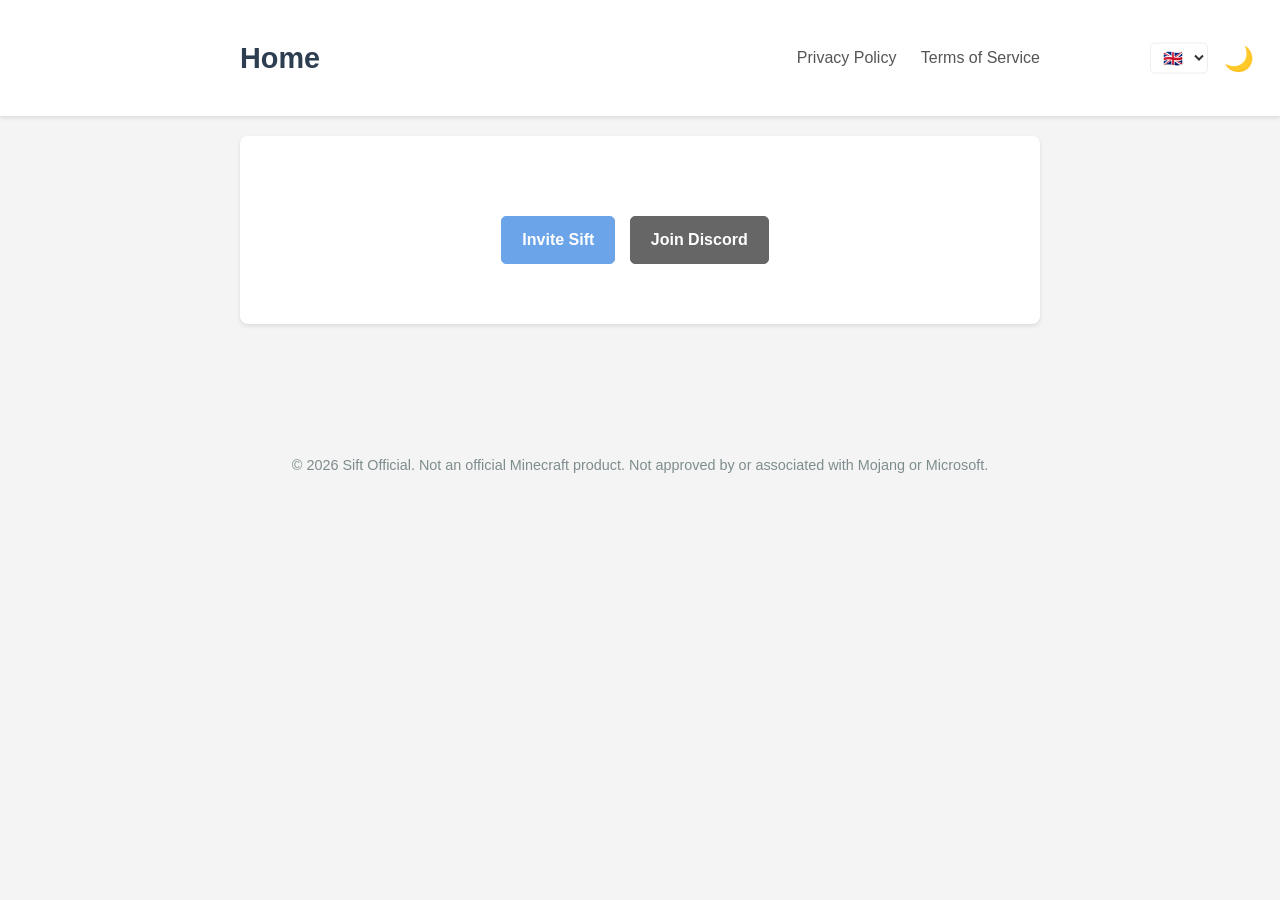
<file: index.html>
<!DOCTYPE html>
<html lang="en">
<head>
    <meta charset="UTF-8">
    <meta name="viewport" content="width=device-width, initial-scale=1.0">
    <title>Home - Sift</title>
    <link rel="stylesheet" href="s.css">
    <link rel="icon" type="image/ico" sizes="48x48" href="f.ico">
    <link rel="prefetch" href="privacy.html">
    <link rel="prefetch" href="tos.html">
    <script src="s.js" defer></script>
</head>
<body>
    <header>
        <div class="container">
            <h1 data-i18n="home">Home</h1>
            <nav>
                <a href="privacy.html" data-i18n="privacy">Privacy Policy</a>
                <a href="tos.html" data-i18n="tos">Terms of Service</a>
            </nav>
            <div class="header-controls">
                <select id="lang-select" class="lang-select" aria-label="Select Language">
                    <option value="en">🇬🇧 </option>
                    <option value="de">🇩🇪 </option>
                </select>
                <button id="tt" class="tt" aria-label="Toggle Theme">🌙</button>
            </div>
        </div>
    </header>
    <main class="container">
        <section class="ho">
            <div class="bg">
                <a href="https://discord.com/oauth2/authorize?client_id=1559030784176689262" class="btn primary" data-i18n="invite">Invite Sift</a>
                <a href="https://discord.gg/HqNhSyQh34" class="btn secondary" data-i18n="joinDiscord">Join Discord</a>
            </div>
        </section>
    </main>
    <footer class="footer">
        <div class="container">
            <p data-i18n="footer">&copy; 2026 Sift Official. Not an official Minecraft product. Not approved by or associated with Mojang or Microsoft.</p>
        </div>
    </footer>
</body>
</html>
</file>
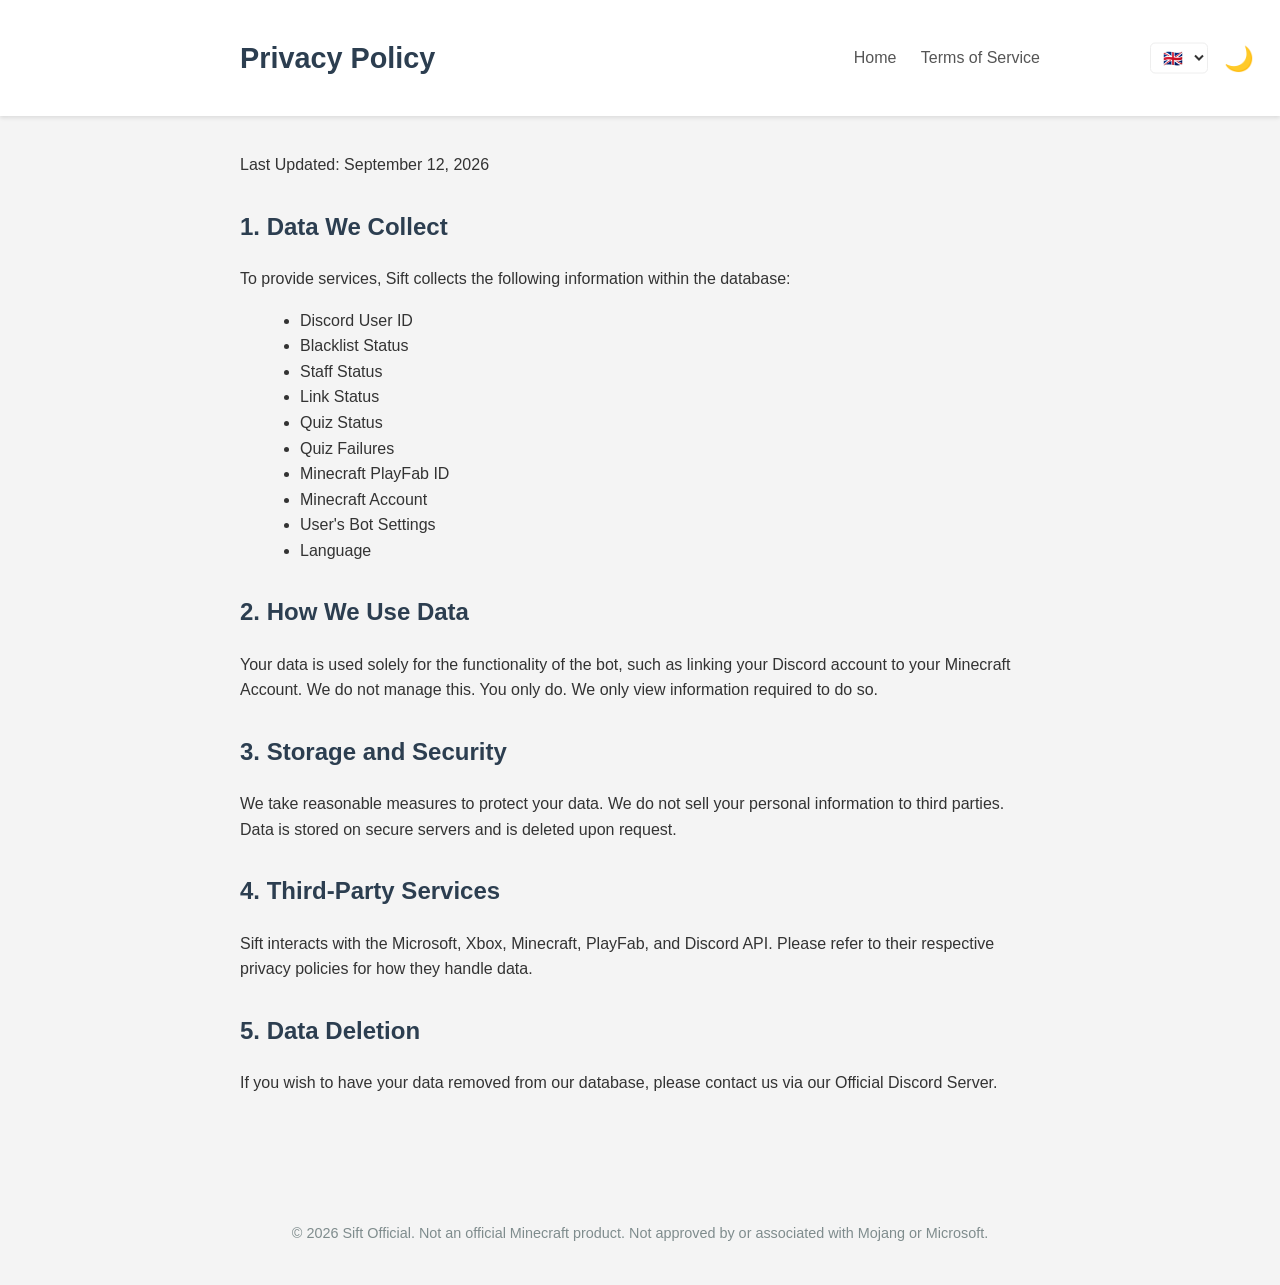
<file: privacy.html>
<!DOCTYPE html>
<html lang="en">
<head>
    <meta charset="UTF-8">
    <meta name="viewport" content="width=device-width, initial-scale=1.0">
    <title>Privacy Policy - Sift</title>
    <link rel="stylesheet" href="s.css">
    <link rel="icon" type="image/ico" sizes="48x48" href="f.ico">
    <link rel="prefetch" href="/">
    <link rel="prefetch" href="tos.html">
    <script src="s.js" defer></script>
</head>
<body>
    <header>
        <div class="container">
            <h1 data-i18n="privacyTitle">Privacy Policy</h1>
            <nav>
                <a href="/" data-i18n="home">Home</a>
                <a href="tos.html" data-i18n="tos">Terms of Service</a>
            </nav>
            <div class="header-controls">
                <select id="lang-select" class="lang-select" aria-label="Select Language">
                    <option value="en">🇬🇧 </option>
                    <option value="de">🇩🇪 </option>
                </select>
                <button id="tt" class="tt" aria-label="Toggle Theme">🌙</button>
            </div>
        </div>
    </header>
    <main class="container">
        <p data-i18n="lastUpdated">Last Updated: July 30, 2026</p>
        <h2>1. Data We Collect</h2>
        <p data-i18n="privacyDesc1">To provide services, Sift collects the following information within the database:</p>
        <ul id="data-list">
            <li>Discord User ID</li>
            <li>Blacklist Status</li>
            <li>Staff Status</li>
            <li>Link Status</li>
            <li>Quiz Status</li>
            <li>Quiz Failures</li>
            <li>Minecraft PlayFab ID</li>
            <li>Minecraft Account</li>
            <li>User's Bot Settings</li>
        </ul>
        <h2 data-i18n="privacyH2_2">2. How We Use Data</h2>
        <p data-i18n="privacyP2">Your data is used solely for the functionality of the bot, such as linking your Discord account to your Minecraft Account. We do not manage this. You only do. We only view information required to do so.</p>
        <h2 data-i18n="privacyH2_3">3. Storage and Security</h2>
        <p data-i18n="privacyP3">We take reasonable measures to protect your data. We do not sell your personal information to third parties. Data is stored on secure servers and is deleted upon request.</p>
        <h2 data-i18n="privacyH2_4">4. Third-Party Services</h2>
        <p data-i18n="privacyP4">Sift interacts with the Microsoft, Xbox, Minecraft, PlayFab, and Discord API. Please refer to their respective privacy policies for how they handle data.</p>
        <h2 data-i18n="privacyH2_5">5. Data Deletion</h2>
        <p data-i18n="privacyP5">If you wish to have your data removed from our database, please contact us via our Official Discord Server.</p>
    </main>
    <footer class="footer">
        <div class="container">
            <p data-i18n="footer">&copy; 2026 Sift Official. Not an official Minecraft product. Not approved by or associated with Mojang or Microsoft.</p>
        </div>
    </footer>
</body>
</html>
</file>
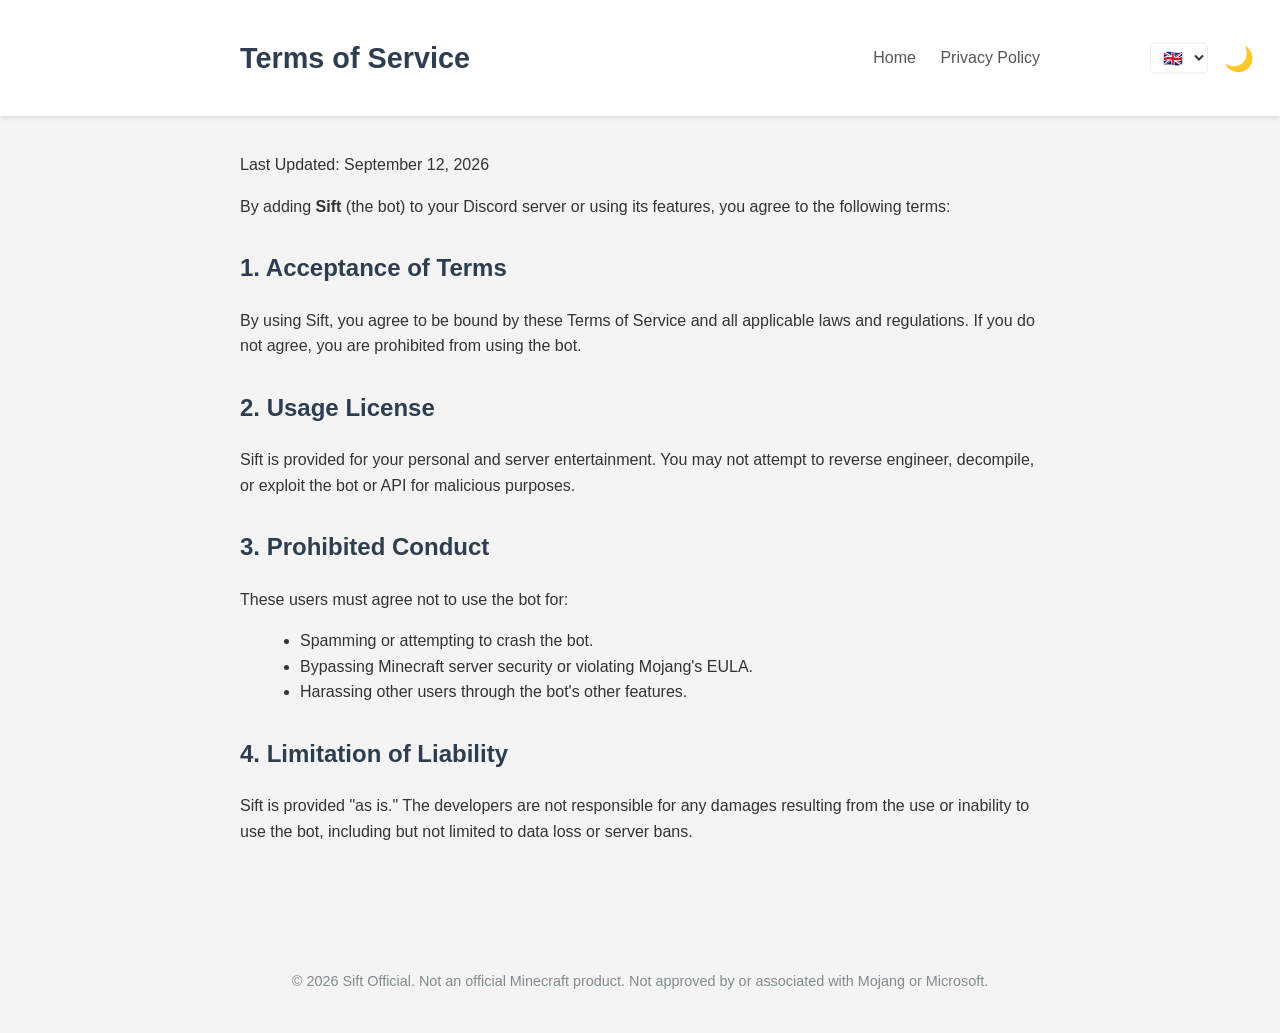
<file: tos.html>
<!DOCTYPE html>
<html lang="en">
<head>
    <meta charset="UTF-8">
    <meta name="viewport" content="width=device-width, initial-scale=1.0">
    <title>Terms of Service - Sift</title>
    <link rel="stylesheet" href="s.css">
    <link rel="icon" type="image/ico" sizes="48x48" href="f.ico">
    <link rel="prefetch" href="/">
    <link rel="prefetch" href="privacy.html">
    <script src="s.js" defer></script>
</head>
<body>
    <header>
        <div class="container">
            <h1 data-i18n="tosTitle">Terms of Service</h1>
            <nav>
                <a href="/" data-i18n="home">Home</a>
                <a href="privacy.html" data-i18n="privacy">Privacy Policy</a>
            </nav>
            <div class="header-controls">
                <select id="lang-select" class="lang-select" aria-label="Select Language">
                    <option value="en">🇬🇧 </option>
                    <option value="de">🇩🇪 </option>
                </select>
                <button id="tt" class="tt" aria-label="Toggle Theme">🌙</button>
            </div>
        </div>
    </header>
    <main class="container">
        <p data-i18n="lastUpdated">Last Updated: July 30, 2026</p>
        <p data-i18n="tosIntro">By adding <strong>Sift</strong> (the bot) to your Discord server or using its features, you agree to the following terms:</p>
        <h2 data-i18n="tosH2_1">1. Acceptance of Terms</h2>
        <p data-i18n="tosP1">By using Sift, you agree to be bound by these Terms of Service and all applicable laws and regulations. If you do not agree, you are prohibited from using the bot.</p>
        <h2 data-i18n="tosH2_2">2. Usage License</h2>
        <p data-i18n="tosP2">Sift is provided for your personal and server entertainment. You may not attempt to reverse engineer, decompile, or exploit the bot or API for malicious purposes.</p>
        <h2 data-i18n="tosH2_3">3. Prohibited Conduct</h2>
        <p data-i18n="tosP3">These users must agree not to use the bot for:</p>
        <ul id="tos-list">
            <li>Spamming or attempting to crash the bot.</li>
            <li>Bypassing Minecraft server security or violating Mojang's EULA.</li>
            <li>Harassing other users through the bot's other features.</li>
        </ul>
        <h2 data-i18n="tosH2_4">4. Limitation of Liability</h2>
        <p data-i18n="tosP4">Sift is provided "as is." The developers are not responsible for any damages resulting from the use or inability to use the bot, including but not limited to data loss or server bans.</p>
    </main>
    <footer class="footer">
        <div class="container">
            <p data-i18n="footer">&copy; 2026 Sift Official. Not an official Minecraft product. Not approved by or associated with Mojang or Microsoft.</p>
        </div>
    </footer>
</body>
</html>
</file>
<file: s.css>
:root{--bg-color:#f4f4f4;--text-color:#333;--container-bg:#fff;--header-bg:#fff;--heading-color:#2c3e50;--link-color:#555;--link-hover:#9c0000;--border-color:#eee;--footer-color:#7f8c8d;--shadow:rgb(0 0 0 / .1)}html.dm{--bg-color:#1a1a1a;--text-color:#e0e0e0;--container-bg:#222;--header-bg:#222;--heading-color:#e0e0e0;--link-color:#e0e0e0;--border-color:#383838;--footer-color:#6a6a6a;--shadow:rgb(0 0 0 / .3)}body{font-family:sans-serif;line-height:1.6;color:var(--text-color);background-color:var(--bg-color);margin:0;padding:0;transition:background-color 0.3s,color 0.3s}.container{max-width:800px;margin:0 auto;padding:20px}h1{color:var(--heading-color);border-bottom:2px solid var(--border-color);padding-bottom:10px}h2{color:var(--heading-color);margin-top:30px}ul{list-style-type:disc;margin-left:20px}header{background-color:var(--header-bg);padding:15px 0;box-shadow:0 2px 4px var(--shadow);display:flex;justify-content:center;align-items:center;position:relative;z-index:1000;transition:background-color 0.3s,box-shadow 0.3s}header .container{display:flex;justify-content:space-between;align-items:center;width:100%}header h1{margin:0;border-bottom:none;padding-bottom:0;font-size:1.8em}header nav a{margin-left:20px;color:var(--link-color);text-decoration:none;transition:color 0.3s}header nav a:hover,.tt:hover{color:var(--link-hover)}.header-controls{display:flex;align-items:center;position:absolute;right:20px;top:50%;transform:translateY(-50%);gap:10px}.lang-select{background:var(--container-bg);color:var(--text-color);border:1px solid var(--border-color);padding:5px 8px;border-radius:5px;font-size:1em;cursor:pointer;transition:background-color 0.3s,color 0.3s,border-color 0.3s}.tt{background:none;border:none;font-size:1.5em;cursor:pointer;color:var(--link-color);transition:color 0.3s}.btn{display:inline-block;padding:10px 20px;margin:10px 10px 10px 0;border-radius:5px;text-decoration:none;font-weight:700;transition:background-color 0.3s,color 0.3s,border-color 0.3s;text-align:center;box-sizing:border-box}.btn.primary{background-color:#9c0000;color:#fff;border:1px solid #9c0000}.btn.primary:hover{background-color:#7e0000;border-color:#7e0000}.btn.secondary{background-color:#666;color:#fff;border:1px solid #666}.btn.secondary:hover{background-color:#444;border-color:#444}html.dm .btn.secondary{background-color:#555;color:#e0e0e0;border-color:#555}html.dm .btn.secondary:hover{background-color:#777;border-color:#777}.bg{margin-top:20px}.ho{text-align:center;padding:50px 0;background-color:var(--container-bg);margin-bottom:20px;border-radius:8px;box-shadow:0 2px 4px var(--shadow);transition:background-color 0.3s,box-shadow 0.3s}.ho h1{font-size:2.5em;color:var(--heading-color);margin-bottom:15px;border-bottom:none}.footer{margin-top:50px;font-size:.9em;color:var(--footer-color);text-align:center;padding:20px}.footer p{margin:0}@media (max-width:600px){header .container{flex-direction:column;text-align:center}header nav{margin-top:10px}header nav a{margin:0 10px}.header-controls{position:static;transform:none;margin-top:10px;justify-content:center}.bg{flex-direction:column;align-items:center}.btn{width:80%;margin:5px 0}}:root {
  --bg-color: #f4f4f4;
  --text-color: #333;
  --container-bg: #fff;
  --header-bg: #fff;
  --heading-color: #2c3e50;
  --link-color: #555;
  --link-hover: #6ba4e8;
  --border-color: #eee;
  --footer-color: #7f8c8d;
  --shadow: rgb(0 0 0 / 0.1);
}

html.dm {
  --bg-color: #1a1a1a;
  --text-color: #e0e0e0;
  --container-bg: #222;
  --header-bg: #222;
  --heading-color: #e0e0e0;
  --link-color: #e0e0e0;
  --border-color: #383838;
  --footer-color: #6a6a6a;
  --shadow: rgb(0 0 0 / 0.3);
}

body {
  font-family: sans-serif;
  line-height: 1.6;
  color: var(--text-color);
  background-color: var(--bg-color);
  margin: 0;
  padding: 0;
  transition:
    background-color 0.3s,
    color 0.3s;
}

.container {
  max-width: 800px;
  margin: 0 auto;
  padding: 20px;
}

h1 {
  color: var(--heading-color);
  border-bottom: 2px solid var(--border-color);
  padding-bottom: 10px;
}

h2 {
  color: var(--heading-color);
  margin-top: 30px;
}

ul {
  list-style-type: disc;
  margin-left: 20px;
}

header {
  background-color: var(--header-bg);
  padding: 15px 0;
  box-shadow: 0 2px 4px var(--shadow);
  display: flex;
  justify-content: center;
  align-items: center;
  position: relative;
  z-index: 1000;
  transition:
    background-color 0.3s,
    box-shadow 0.3s;
}

header .container {
  display: flex;
  justify-content: space-between;
  align-items: center;
  width: 100%;
}

header h1 {
  margin: 0;
  border-bottom: none;
  padding-bottom: 0;
  font-size: 1.8em;
}

header nav a {
  margin-left: 20px;
  color: var(--link-color);
  text-decoration: none;
  transition: color 0.3s;
}

header nav a:hover,
.tt:hover {
  color: var(--link-hover);
}

.header-controls {
  display: flex;
  align-items: center;
  position: absolute;
  right: 20px;
  top: 50%;
  transform: translateY(-50%);
  gap: 10px;
}

.lang-select {
  background: var(--container-bg);
  color: var(--text-color);
  border: 1px solid var(--border-color);
  padding: 5px 8px;
  border-radius: 5px;
  font-size: 1em;
  cursor: pointer;
  transition:
    background-color 0.3s,
    color 0.3s,
    border-color 0.3s;
}

.tt {
  background: none;
  border: none;
  font-size: 1.5em;
  cursor: pointer;
  color: var(--link-color);
  transition: color 0.3s;
}

.btn {
  display: inline-block;
  padding: 10px 20px;
  margin: 10px 10px 10px 0;
  border-radius: 5px;
  text-decoration: none;
  font-weight: 700;
  transition:
    background-color 0.3s,
    color 0.3s,
    border-color 0.3s;
  text-align: center;
  box-sizing: border-box;
}

.btn.primary {
  background-color: #6ba4e8;
  color: #fff;
  border: 1px solid #6ba4e8;
}

.btn.primary:hover {
  background-color: #528bc8;
  border-color: #528bc8;
}

.btn.secondary {
  background-color: #666;
  color: #fff;
  border: 1px solid #666;
}

.btn.secondary:hover {
  background-color: #444;
  border-color: #444;
}

html.dm .btn.secondary {
  background-color: #555;
  color: #e0e0e0;
  border-color: #555;
}

html.dm .btn.secondary:hover {
  background-color: #777;
  border-color: #777;
}

.bg {
  margin-top: 20px;
}

.ho {
  text-align: center;
  padding: 50px 0;
  background-color: var(--container-bg);
  margin-bottom: 20px;
  border-radius: 8px;
  box-shadow: 0 2px 4px var(--shadow);
  transition:
    background-color 0.3s,
    box-shadow 0.3s;
}

.ho h1 {
  font-size: 2.5em;
  color: var(--heading-color);
  margin-bottom: 15px;
  border-bottom: none;
}

.footer {
  margin-top: 50px;
  font-size: 0.9em;
  color: var(--footer-color);
  text-align: center;
  padding: 20px;
}

.footer p {
  margin: 0;
}

@media (max-width: 600px) {
  header .container {
    flex-direction: column;
    text-align: center;
  }
  header nav {
    margin-top: 10px;
  }
  header nav a {
    margin: 0 10px;
  }
  .header-controls {
    position: static;
    transform: none;
    margin-top: 10px;
    justify-content: center;
  }
  .bg {
    flex-direction: column;
    align-items: center;
  }
  .btn {
    width: 80%;
    margin: 5px 0;
  }
}
</file>
